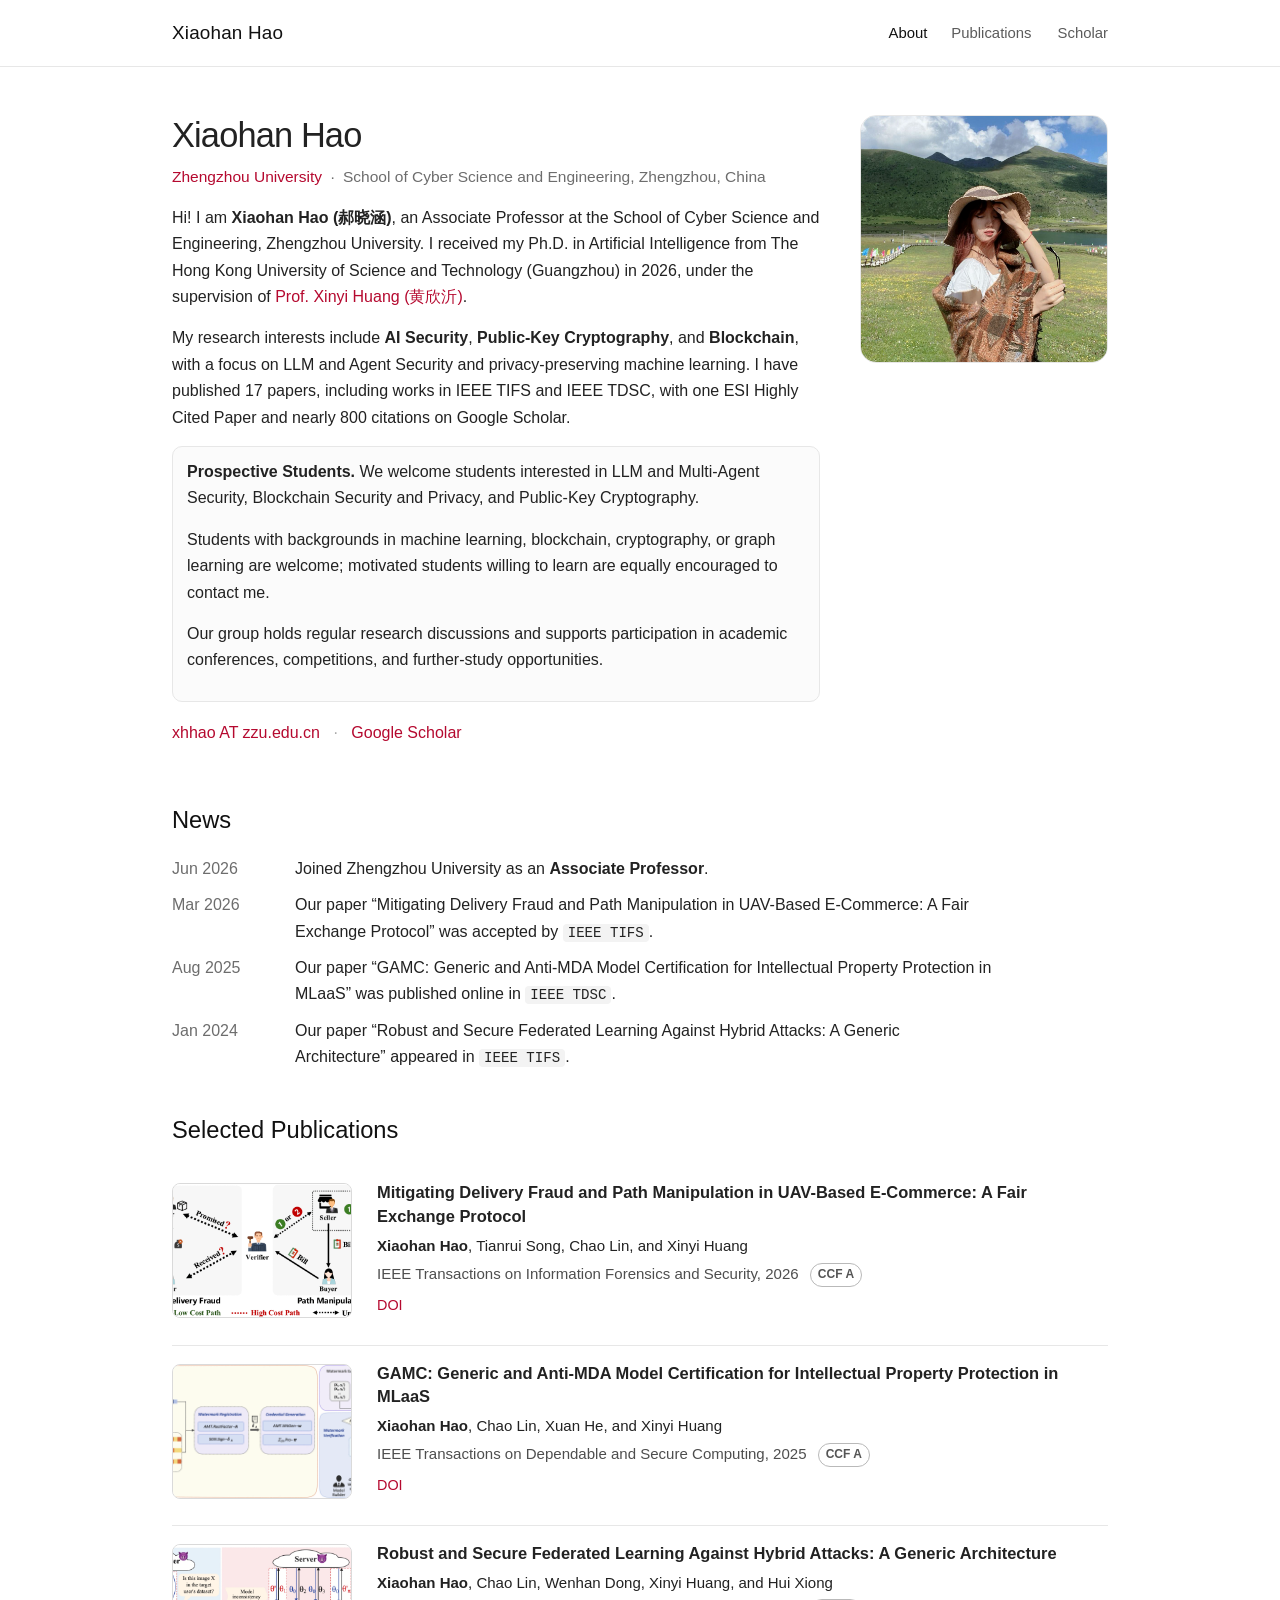
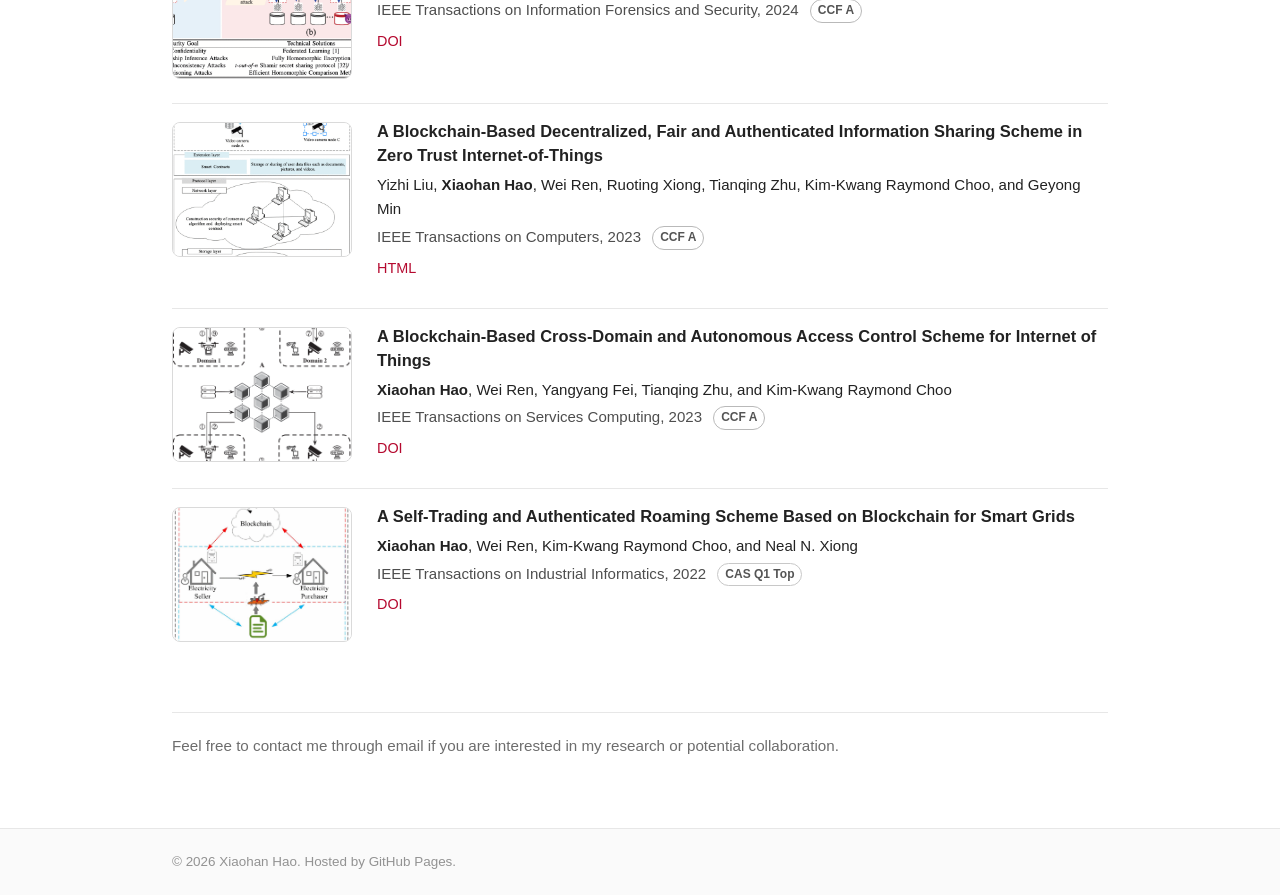
<file: index.html>
<!doctype html>
<html lang="en">
<head>
  <meta charset="utf-8">
  <meta name="viewport" content="width=device-width, initial-scale=1">
  <meta name="description" content="Academic homepage of Xiaohan Hao, Associate Professor at Zhengzhou University.">
  <title>Xiaohan Hao</title>
  <link rel="stylesheet" href="assets/css/main.css">
</head>
<body>
  <header class="site-header">
    <div class="nav-shell">
      <a class="site-title" href="index.html">Xiaohan Hao</a>
      <nav class="site-nav" aria-label="Main navigation">
        <a class="active" href="index.html">About</a>
        <a href="publications.html">Publications</a>
        <a class="icon-link" href="https://scholar.google.com/citations?user=ko78Y8oAAAAJ&hl=en" target="_blank" rel="noopener" aria-label="Google Scholar">Scholar</a>
      </nav>
    </div>
  </header>

  <main class="page-shell">
    <section class="intro-section">
      <div class="intro-grid">
        <div class="intro-copy">
          <h1>Xiaohan Hao</h1>
          <p class="affiliation">
            <a href="https://www.zzu.edu.cn/" target="_blank" rel="noopener">Zhengzhou University</a>
            <span class="dot">·</span>
            School of Cyber Science and Engineering, Zhengzhou, China
          </p>

          <p>
            Hi! I am <strong>Xiaohan Hao (郝晓涵)</strong>, an Associate Professor at the School of Cyber Science and Engineering, Zhengzhou University.
            I received my Ph.D. in Artificial Intelligence from The Hong Kong University of Science and Technology (Guangzhou) in 2026,
            under the supervision of <a href="https://scholar.google.com/citations?hl=zh-CN&user=0Cr4vYIAAAAJ" target="_blank" rel="noopener">Prof. Xinyi Huang (黄欣沂)</a>.
          </p>
          <p>
            My research interests include <strong>AI Security</strong>, <strong>Public-Key Cryptography</strong>, and <strong>Blockchain</strong>, with a focus on LLM and Agent Security
            and privacy-preserving machine learning. I have published 17 papers, including works in IEEE TIFS and IEEE TDSC, with one ESI Highly Cited Paper
            and nearly 800 citations on Google Scholar.
          </p>

          <div class="recruiting-note">
            <p><strong>Prospective Students.</strong> We welcome students interested in LLM and Multi-Agent Security, Blockchain Security and Privacy,
            and Public-Key Cryptography.</p>
            <p>
              Students with backgrounds in machine learning, blockchain, cryptography, or graph learning are welcome;
              motivated students willing to learn are equally encouraged to contact me.
            </p>
            <p>
              Our group holds regular research discussions and supports participation in academic conferences, competitions, and further-study opportunities.
            </p>
          </div>

          <p class="contact-line">
            <a href="mailto:xhhao@zzu.edu.cn">xhhao AT zzu.edu.cn</a>
            <span>·</span>
            <a href="https://scholar.google.com/citations?user=ko78Y8oAAAAJ&hl=en" target="_blank" rel="noopener">Google Scholar</a>
          </p>
        </div>
        <div class="intro-avatar-wrap">
          <img class="intro-avatar" src="assets/img/avatar.png" alt="Cartoon avatar of Xiaohan Hao">
        </div>
      </div>
    </section>

    <section class="section-block">
      <h2><a href="#news">News</a></h2>
      <div id="news" class="news-list">
        <div class="news-item">
          <time>Jun 2026</time>
          <p>Joined Zhengzhou University as an <strong>Associate Professor</strong>.</p>
        </div>
        <div class="news-item">
          <time>Mar 2026</time>
          <p>Our paper “Mitigating Delivery Fraud and Path Manipulation in UAV-Based E-Commerce: A Fair Exchange Protocol” was accepted by <code>IEEE TIFS</code>.</p>
        </div>
        <div class="news-item">
          <time>Aug 2025</time>
          <p>Our paper “GAMC: Generic and Anti-MDA Model Certification for Intellectual Property Protection in MLaaS” was published online in <code>IEEE TDSC</code>.</p>
        </div>
        <div class="news-item">
          <time>Jan 2024</time>
          <p>Our paper “Robust and Secure Federated Learning Against Hybrid Attacks: A Generic Architecture” appeared in <code>IEEE TIFS</code>.</p>
        </div>
      </div>
    </section>

    <section class="section-block">
      <h2><a href="publications.html">Selected Publications</a></h2>
      <div class="pub-list">
        <article class="pub-item">
          <div class="pub-thumb"><img src="assets/img/papers/uav_fair_exchange.png" alt="Thumbnail for UAV fair exchange paper"></div>
          <div class="pub-body">
            <h3>Mitigating Delivery Fraud and Path Manipulation in UAV-Based E-Commerce: A Fair Exchange Protocol</h3>
            <p class="authors"><strong>Xiaohan Hao</strong>, Tianrui Song, Chao Lin, and Xinyi Huang</p>
            <p class="venue">IEEE Transactions on Information Forensics and Security, 2026 <span class="tag">CCF A</span></p>
            <p class="pub-links"><a href="https://doi.org/10.1109/TIFS.2026.3674039" target="_blank" rel="noopener">DOI</a></p>
          </div>
        </article>

        <article class="pub-item">
          <div class="pub-thumb"><img src="assets/img/papers/gamc.png" alt="Thumbnail for GAMC paper"></div>
          <div class="pub-body">
            <h3>GAMC: Generic and Anti-MDA Model Certification for Intellectual Property Protection in MLaaS</h3>
            <p class="authors"><strong>Xiaohan Hao</strong>, Chao Lin, Xuan He, and Xinyi Huang</p>
            <p class="venue">IEEE Transactions on Dependable and Secure Computing, 2025 <span class="tag">CCF A</span></p>
            <p class="pub-links"><a href="https://doi.org/10.1109/TDSC.2025.3600224" target="_blank" rel="noopener">DOI</a></p>
          </div>
        </article>

        <article class="pub-item">
          <div class="pub-thumb"><img src="assets/img/papers/fed_learning.png" alt="Thumbnail for federated learning paper"></div>
          <div class="pub-body">
            <h3>Robust and Secure Federated Learning Against Hybrid Attacks: A Generic Architecture</h3>
            <p class="authors"><strong>Xiaohan Hao</strong>, Chao Lin, Wenhan Dong, Xinyi Huang, and Hui Xiong</p>
            <p class="venue">IEEE Transactions on Information Forensics and Security, 2024 <span class="tag">CCF A</span></p>
            <p class="pub-links"><a href="https://doi.org/10.1109/TIFS.2023.3336521" target="_blank" rel="noopener">DOI</a></p>
          </div>
        </article>

        <article class="pub-item">
          <div class="pub-thumb"><img src="assets/img/papers/zero_trust_iot.png" alt="Thumbnail for zero trust IoT paper"></div>
          <div class="pub-body">
            <h3>A Blockchain-Based Decentralized, Fair and Authenticated Information Sharing Scheme in Zero Trust Internet-of-Things</h3>
            <p class="authors">Yizhi Liu, <strong>Xiaohan Hao</strong>, Wei Ren, Ruoting Xiong, Tianqing Zhu, Kim-Kwang Raymond Choo, and Geyong Min</p>
            <p class="venue">IEEE Transactions on Computers, 2023 <span class="tag">CCF A</span></p>
            <p class="pub-links"><a href="https://dblp.org/rec/journals/tc/LiuHRXZCM23" target="_blank" rel="noopener">HTML</a></p>
          </div>
        </article>

        <article class="pub-item">
          <div class="pub-thumb"><img src="assets/img/papers/cross_domain_acl.png" alt="Thumbnail for cross-domain access control paper"></div>
          <div class="pub-body">
            <h3>A Blockchain-Based Cross-Domain and Autonomous Access Control Scheme for Internet of Things</h3>
            <p class="authors"><strong>Xiaohan Hao</strong>, Wei Ren, Yangyang Fei, Tianqing Zhu, and Kim-Kwang Raymond Choo</p>
            <p class="venue">IEEE Transactions on Services Computing, 2023 <span class="tag">CCF A</span></p>
            <p class="pub-links"><a href="https://doi.org/10.1109/TSC.2022.3179727" target="_blank" rel="noopener">DOI</a></p>
          </div>
        </article>

        <article class="pub-item">
          <div class="pub-thumb"><img src="assets/img/papers/smart_grid_roaming.png" alt="Thumbnail for smart grid paper"></div>
          <div class="pub-body">
            <h3>A Self-Trading and Authenticated Roaming Scheme Based on Blockchain for Smart Grids</h3>
            <p class="authors"><strong>Xiaohan Hao</strong>, Wei Ren, Kim-Kwang Raymond Choo, and Neal N. Xiong</p>
            <p class="venue">IEEE Transactions on Industrial Informatics, 2022 <span class="tag alt">CAS Q1 Top</span></p>
            <p class="pub-links"><a href="https://doi.org/10.1109/TII.2021.3119963" target="_blank" rel="noopener">DOI</a></p>
          </div>
        </article>
      </div>
    </section>

    <section class="footer-note">
      <p>Feel free to contact me through email if you are interested in my research or potential collaboration.</p>
    </section>
  </main>

  <footer class="site-footer">
    <div class="page-shell footer-inner">© 2026 Xiaohan Hao. Hosted by GitHub Pages.</div>
  </footer>
</body>
</html>
</file>
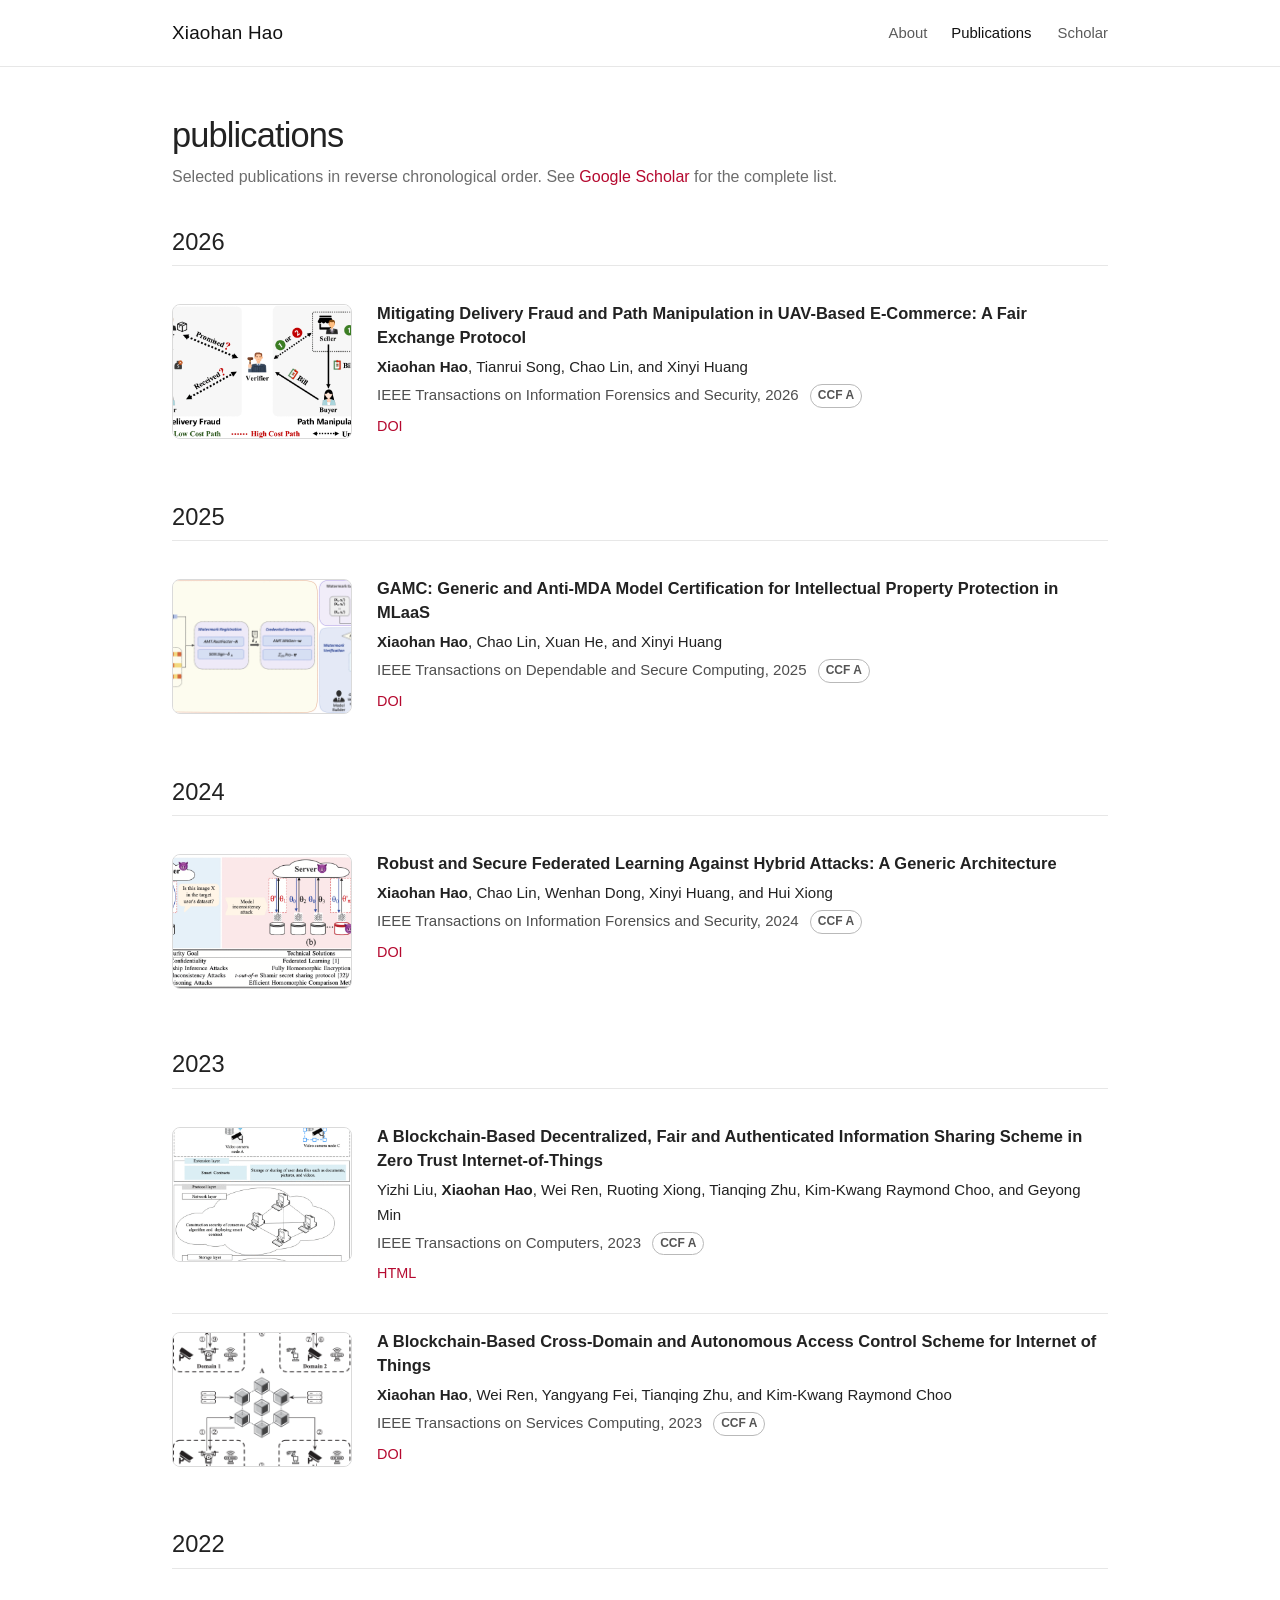
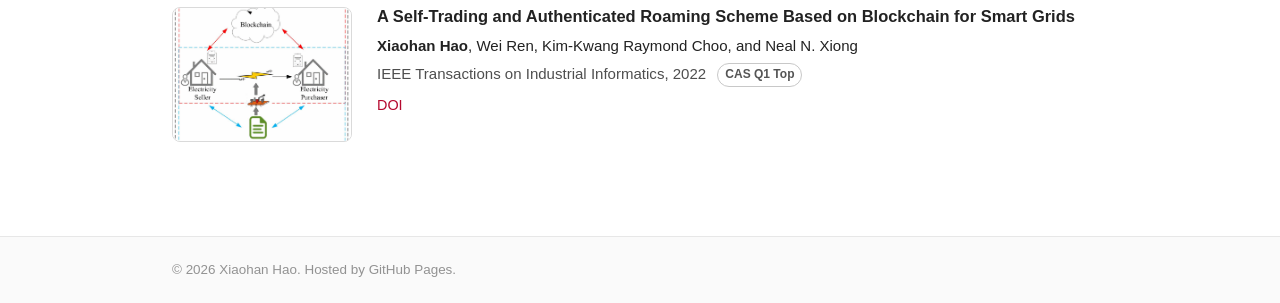
<file: publications.html>
<!doctype html>
<html lang="en">
<head>
  <meta charset="utf-8">
  <meta name="viewport" content="width=device-width, initial-scale=1">
  <meta name="description" content="Publications of Xiaohan Hao.">
  <title>Publications | Xiaohan Hao</title>
  <link rel="stylesheet" href="assets/css/main.css">
</head>
<body>
  <header class="site-header">
    <div class="nav-shell">
      <a class="site-title" href="index.html">Xiaohan Hao</a>
      <nav class="site-nav" aria-label="Main navigation">
        <a href="index.html">About</a>
        <a class="active" href="publications.html">Publications</a>
        <a class="icon-link" href="https://scholar.google.com/citations?user=ko78Y8oAAAAJ&hl=en" target="_blank" rel="noopener" aria-label="Google Scholar">Scholar</a>
      </nav>
    </div>
  </header>

  <main class="page-shell publications-page">
    <h1>publications</h1>
    <p class="page-subtitle">Selected publications in reverse chronological order. See <a href="https://scholar.google.com/citations?user=ko78Y8oAAAAJ&hl=en" target="_blank" rel="noopener">Google Scholar</a> for the complete list.</p>

    <section class="year-section">
      <h2>2026</h2>
      <article class="pub-item">
        <div class="pub-thumb"><img src="assets/img/papers/uav_fair_exchange.png" alt="Thumbnail for UAV fair exchange paper"></div>
        <div class="pub-body">
          <h3>Mitigating Delivery Fraud and Path Manipulation in UAV-Based E-Commerce: A Fair Exchange Protocol</h3>
          <p class="authors"><strong>Xiaohan Hao</strong>, Tianrui Song, Chao Lin, and Xinyi Huang</p>
          <p class="venue">IEEE Transactions on Information Forensics and Security, 2026 <span class="tag">CCF A</span></p>
          <p class="pub-links"><a href="https://doi.org/10.1109/TIFS.2026.3674039" target="_blank" rel="noopener">DOI</a></p>
        </div>
      </article>
    </section>

    <section class="year-section">
      <h2>2025</h2>
      <article class="pub-item">
        <div class="pub-thumb"><img src="assets/img/papers/gamc.png" alt="Thumbnail for GAMC paper"></div>
        <div class="pub-body">
          <h3>GAMC: Generic and Anti-MDA Model Certification for Intellectual Property Protection in MLaaS</h3>
          <p class="authors"><strong>Xiaohan Hao</strong>, Chao Lin, Xuan He, and Xinyi Huang</p>
          <p class="venue">IEEE Transactions on Dependable and Secure Computing, 2025 <span class="tag">CCF A</span></p>
          <p class="pub-links"><a href="https://doi.org/10.1109/TDSC.2025.3600224" target="_blank" rel="noopener">DOI</a></p>
        </div>
      </article>
    </section>

    <section class="year-section">
      <h2>2024</h2>
      <article class="pub-item">
        <div class="pub-thumb"><img src="assets/img/papers/fed_learning.png" alt="Thumbnail for federated learning paper"></div>
        <div class="pub-body">
          <h3>Robust and Secure Federated Learning Against Hybrid Attacks: A Generic Architecture</h3>
          <p class="authors"><strong>Xiaohan Hao</strong>, Chao Lin, Wenhan Dong, Xinyi Huang, and Hui Xiong</p>
          <p class="venue">IEEE Transactions on Information Forensics and Security, 2024 <span class="tag">CCF A</span></p>
          <p class="pub-links"><a href="https://doi.org/10.1109/TIFS.2023.3336521" target="_blank" rel="noopener">DOI</a></p>
        </div>
      </article>
    </section>

    <section class="year-section">
      <h2>2023</h2>
      <article class="pub-item">
        <div class="pub-thumb"><img src="assets/img/papers/zero_trust_iot.png" alt="Thumbnail for zero trust IoT paper"></div>
        <div class="pub-body">
          <h3>A Blockchain-Based Decentralized, Fair and Authenticated Information Sharing Scheme in Zero Trust Internet-of-Things</h3>
          <p class="authors">Yizhi Liu, <strong>Xiaohan Hao</strong>, Wei Ren, Ruoting Xiong, Tianqing Zhu, Kim-Kwang Raymond Choo, and Geyong Min</p>
          <p class="venue">IEEE Transactions on Computers, 2023 <span class="tag">CCF A</span></p>
          <p class="pub-links"><a href="https://dblp.org/rec/journals/tc/LiuHRXZCM23" target="_blank" rel="noopener">HTML</a></p>
        </div>
      </article>
      <article class="pub-item">
        <div class="pub-thumb"><img src="assets/img/papers/cross_domain_acl.png" alt="Thumbnail for cross-domain access control paper"></div>
        <div class="pub-body">
          <h3>A Blockchain-Based Cross-Domain and Autonomous Access Control Scheme for Internet of Things</h3>
          <p class="authors"><strong>Xiaohan Hao</strong>, Wei Ren, Yangyang Fei, Tianqing Zhu, and Kim-Kwang Raymond Choo</p>
          <p class="venue">IEEE Transactions on Services Computing, 2023 <span class="tag">CCF A</span></p>
          <p class="pub-links"><a href="https://doi.org/10.1109/TSC.2022.3179727" target="_blank" rel="noopener">DOI</a></p>
        </div>
      </article>
    </section>

    <section class="year-section">
      <h2>2022</h2>
      <article class="pub-item">
        <div class="pub-thumb"><img src="assets/img/papers/smart_grid_roaming.png" alt="Thumbnail for smart grid paper"></div>
        <div class="pub-body">
          <h3>A Self-Trading and Authenticated Roaming Scheme Based on Blockchain for Smart Grids</h3>
          <p class="authors"><strong>Xiaohan Hao</strong>, Wei Ren, Kim-Kwang Raymond Choo, and Neal N. Xiong</p>
          <p class="venue">IEEE Transactions on Industrial Informatics, 2022 <span class="tag alt">CAS Q1 Top</span></p>
          <p class="pub-links"><a href="https://doi.org/10.1109/TII.2021.3119963" target="_blank" rel="noopener">DOI</a></p>
        </div>
      </article>
    </section>
  </main>

  <footer class="site-footer">
    <div class="page-shell footer-inner">© 2026 Xiaohan Hao. Hosted by GitHub Pages.</div>
  </footer>
</body>
</html>
</file>
<file: assets/css/main.css>
:root {
  --text: #222;
  --muted: #6d6d6d;
  --line: #e7e7e7;
  --accent: #b5092f;
  --soft: #f7f7f7;
  --code: #f3f3f3;
}

* { box-sizing: border-box; }
html { scroll-behavior: smooth; }
body {
  margin: 0;
  background: #fff;
  color: var(--text);
  font-family: -apple-system, BlinkMacSystemFont, "Segoe UI", Roboto, Helvetica, Arial, sans-serif;
  font-size: 16px;
  line-height: 1.65;
  -webkit-font-smoothing: antialiased;
}

a { color: var(--accent); text-decoration: none; }
a:hover { text-decoration: underline; }

.site-header {
  border-bottom: 1px solid var(--line);
  background: rgba(255,255,255,.96);
}

.nav-shell {
  max-width: 980px;
  min-height: 66px;
  margin: 0 auto;
  padding: 0 22px;
  display: flex;
  align-items: center;
  justify-content: space-between;
  gap: 28px;
}

.site-title {
  color: #111;
  font-size: 1.18rem;
  font-weight: 500;
  letter-spacing: .01em;
}
.site-title:hover { text-decoration: none; }

.site-nav {
  display: flex;
  align-items: center;
  gap: 24px;
  font-size: .93rem;
}
.site-nav a { color: #5b5b5b; }
.site-nav a.active { color: #111; font-weight: 500; }
.icon-link { padding-left: 2px; }

.page-shell {
  max-width: 980px;
  margin: 0 auto;
  padding: 48px 22px 70px;
}

.intro-grid {
  display: grid;
  grid-template-columns: minmax(0, 1fr) 248px;
  gap: 40px;
  align-items: start;
}

.intro-avatar-wrap {
  justify-self: end;
  width: 248px;
}

.intro-avatar {
  display: block;
  width: 100%;
  aspect-ratio: 1 / 1;
  object-fit: cover;
  border-radius: 16px;
  border: 1px solid var(--line);
  background: #fff;
}

.intro-section h1,
.publications-page > h1 {
  margin: 0 0 8px;
  font-size: 2.15rem;
  line-height: 1.2;
  font-weight: 500;
  letter-spacing: -.025em;
}

.affiliation {
  margin: 0 0 30px;
  color: var(--muted);
  font-size: .97rem;
}
.dot { padding: 0 4px; }

.intro-section p {
  max-width: 820px;
  margin: 0 0 15px;
}
.recruiting-note {
  padding: 12px 14px;
  background: #fbfbfb;
  border: 1px solid var(--line);
  border-radius: 10px;
}
.contact-line { margin-top: 18px !important; }
.contact-line span { margin: 0 9px; color: #aaa; }

.section-block { margin-top: 44px; }
.section-block h2,
.year-section > h2 {
  margin: 0 0 20px;
  font-size: 1.48rem;
  font-weight: 500;
  line-height: 1.3;
}
.section-block h2 a { color: #111; }
.section-block h2 a:hover { color: var(--accent); text-decoration: none; }

.news-list { max-width: 820px; }
.news-item {
  display: grid;
  grid-template-columns: 105px minmax(0,1fr);
  column-gap: 18px;
  align-items: start;
  margin: 0 0 10px;
}
.news-item time {
  color: var(--muted);
  font-variant-numeric: tabular-nums;
  white-space: nowrap;
}
.news-item p { margin: 0; }
code {
  padding: 1px 5px;
  border-radius: 4px;
  background: var(--code);
  font-family: ui-monospace, SFMono-Regular, Menlo, Monaco, Consolas, monospace;
  font-size: .88em;
}

.pub-list { margin-top: 4px; }
.pub-item {
  display: grid;
  grid-template-columns: 180px minmax(0, 1fr);
  gap: 25px;
  padding: 18px 0 24px;
  border-bottom: 1px solid var(--line);
}
.pub-item:last-child { border-bottom: 0; }

.pub-thumb {
  width: 180px;
  aspect-ratio: 4 / 3;
  overflow: hidden;
  border: 1px solid #dadada;
  border-radius: 8px;
  background: #fafafa;
}
.pub-thumb img {
  display: block;
  width: 100%;
  height: 100%;
  object-fit: cover;
}

.pub-body h3 {
  margin: -2px 0 5px;
  font-size: 1.03rem;
  line-height: 1.45;
  font-weight: 600;
}
.pub-body p { margin: 3px 0; }
.authors { font-size: .94rem; }
.venue { color: #4e4e4e; font-size: .94rem; }

.tag {
  display: inline-block;
  margin-left: 7px;
  padding: 1px 7px;
  border: 1px solid #b9b9b9;
  border-radius: 999px;
  background: #fff;
  color: #555;
  font-size: .75rem;
  font-weight: 600;
  vertical-align: 1px;
}
.tag.alt { border-color: #c8c8c8; }

.pub-links { margin-top: 7px !important; font-size: .9rem; }
.pub-links a {
  display: inline-block;
  margin-right: 12px;
  color: var(--accent);
  font-weight: 500;
}

.page-subtitle {
  margin: 0 0 36px;
  color: var(--muted);
}
.year-section { margin-top: 36px; }
.year-section > h2 {
  padding-bottom: 8px;
  border-bottom: 1px solid var(--line);
}

.footer-note {
  margin-top: 46px;
  padding-top: 20px;
  border-top: 1px solid var(--line);
  color: var(--muted);
  font-size: .95rem;
}
.footer-note p { margin: 0; }

.site-footer {
  border-top: 1px solid var(--line);
  background: #fafafa;
}
.footer-inner {
  padding-top: 22px;
  padding-bottom: 22px;
  color: #929292;
  font-size: .84rem;
}

@media (max-width: 780px) {
  .intro-grid {
    grid-template-columns: 1fr;
    gap: 24px;
  }
  .intro-avatar-wrap {
    justify-self: start;
    width: 190px;
    order: -1;
  }
}

@media (max-width: 700px) {
  .nav-shell { min-height: 58px; padding: 0 16px; }
  .site-nav { gap: 14px; font-size: .88rem; }
  .icon-link { display: none; }
  .page-shell { padding: 34px 16px 52px; }
  .intro-section h1, .publications-page > h1 { font-size: 1.86rem; }
  .news-item { grid-template-columns: 1fr; row-gap: 1px; margin-bottom: 13px; }
  .pub-item { grid-template-columns: 1fr; gap: 13px; }
  .pub-thumb { width: 160px; }
}
</file>
